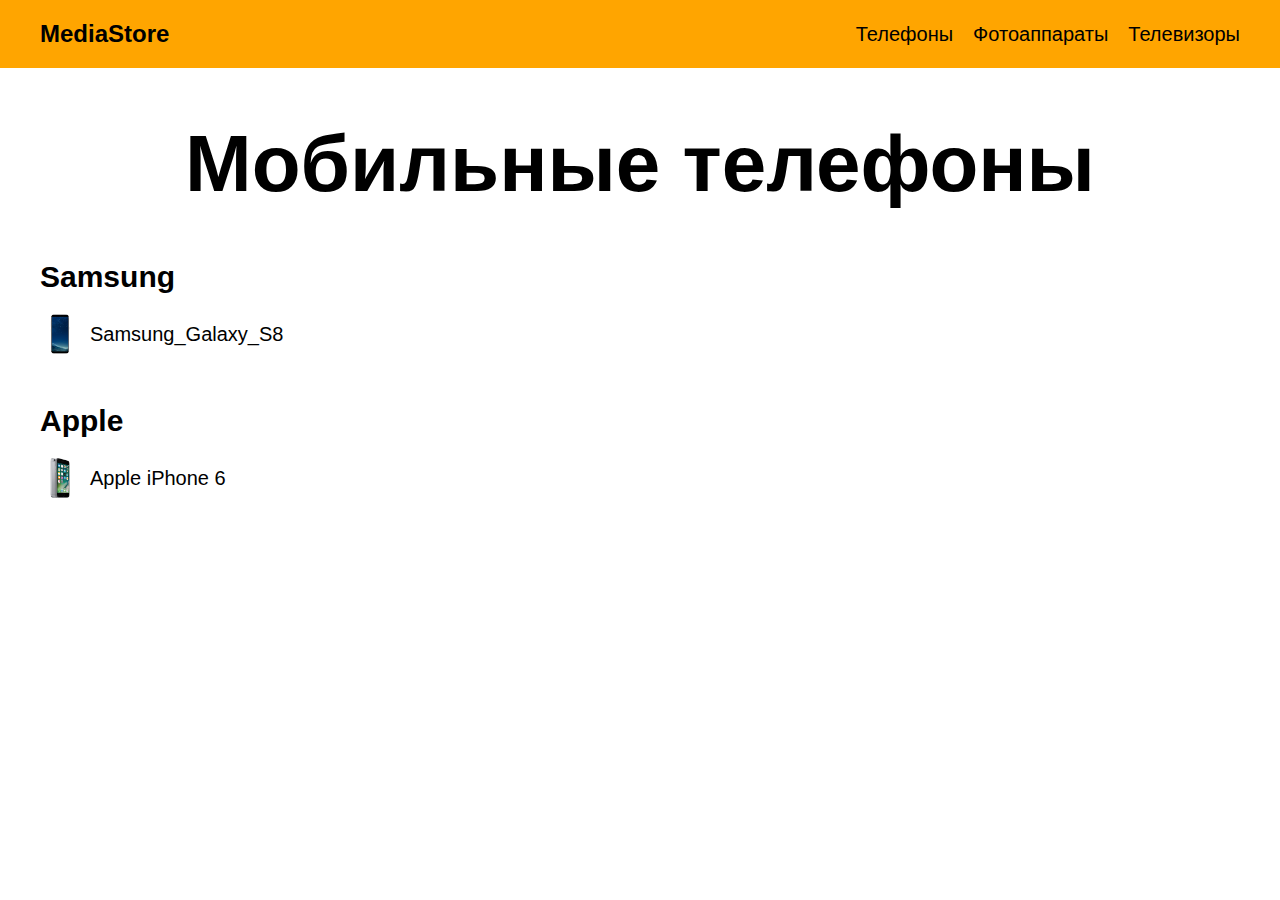
<file: Новая папка/abcd/store/products/mobile/index.html>
<!DOCTYPE html>
<html>
<head>
	<meta charset="utf-8">
	<title>Мобильные телефоны</title>
	<link rel="stylesheet" href="../../style.css">
</head>
<body>
	<header>
		<a href="">MediaStore</a>
		<nav>
			<a href="">Телефоны</a>
			<a href="">Фотоаппараты</a>
			<a href="">Телевизоры</a>
		</nav>
	</header>
	<main>
        <h1>Мобильные телефоны</h1>
        <div>
            <h2>Samsung</h2>
            <p>
                <a href="samsung/Samsung_Galaxy_S8.html">
                    <img src="../../images2/Samsung_Galaxy_S8.jpg" alt="Samsung_Galaxy_S8">Samsung_Galaxy_S8
                </a>
            </p>
        </div>
        <div>
            <h2>Apple</h2>
            <p>
                <a href="apple/Apple_iPhone_6.html">
                    <img src="../../images2/Apple_iPhone_6.jpg" alt="Apple iPhone 6">Apple iPhone 6
                </a>
            </p>
        </div>
	</main>
</body>
</html>
</file>
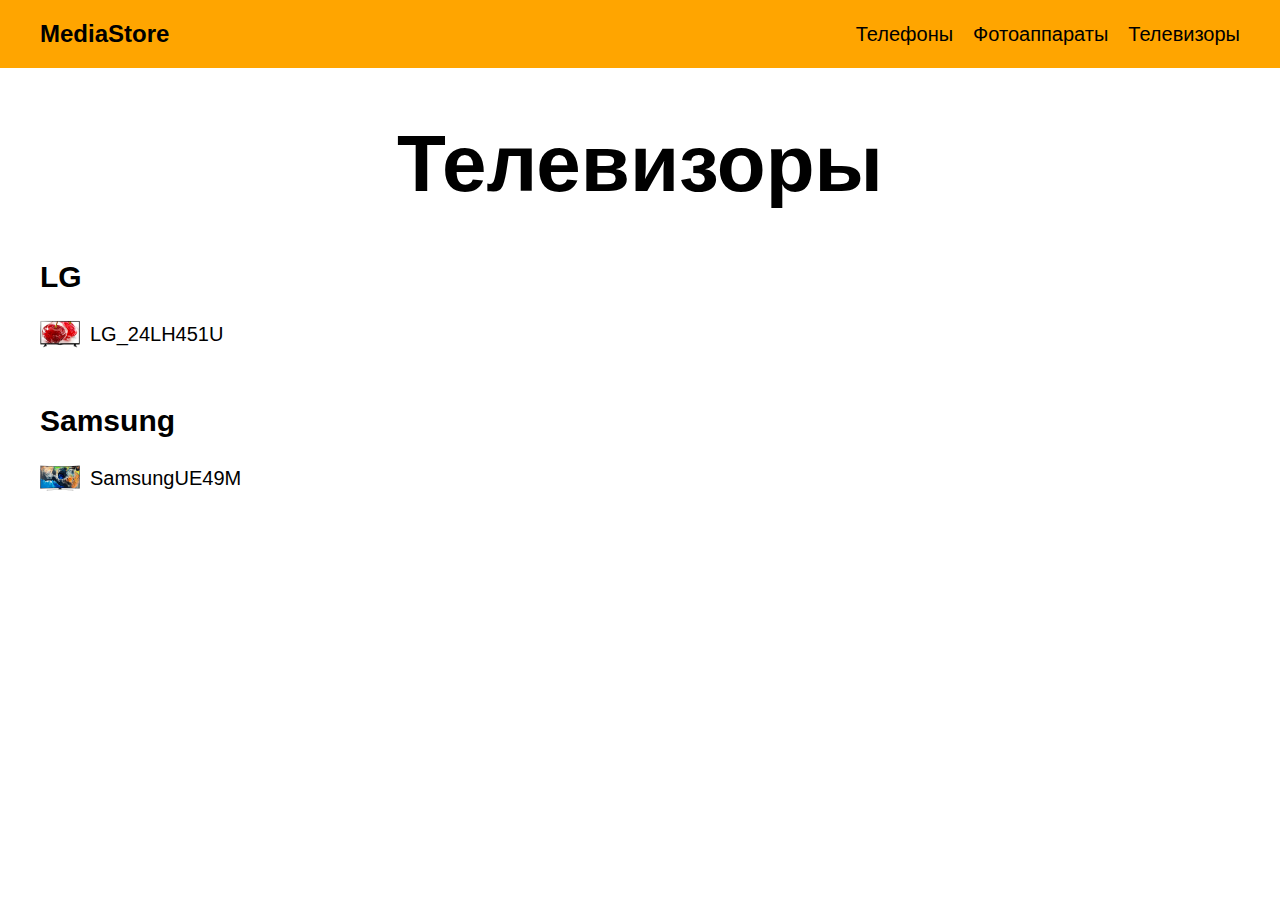
<file: Новая папка/abcd/store/products/tv/index.html>
<!DOCTYPE html>
<html>
<head>
	<meta charset="utf-8">
	<title>Телевизоры</title>
	<link rel="stylesheet" href="../../style.css">
</head>
<body>
	<header>
		<a href="">MediaStore</a>
		<nav>
			<a href="">Телефоны</a>
			<a href="">Фотоаппараты</a>
			<a href="">Телевизоры</a>
		</nav>
	</header>
	<main>
        <h1>Телевизоры</h1>
        <div>
            <h2>LG</h2>
            <p>
                <a href="lg/LG_24LH451U.html">
                    <img src="../../images2/LG_24LH451U.jpg" alt="LG_24LH451U">LG_24LH451U
                </a>
            </p>
        </div>
        <div>
            <h2>Samsung</h2>
            <p>
                <a href="samsung/Samsung_UE49MU6300U.html">
                    <img src="../../images2/Samsung_UE49MU6300U.jpg" alt="SamsungUE49M">SamsungUE49M
                </a>
            </p>
        </div>
	</main>
</body>
</html>
</file>
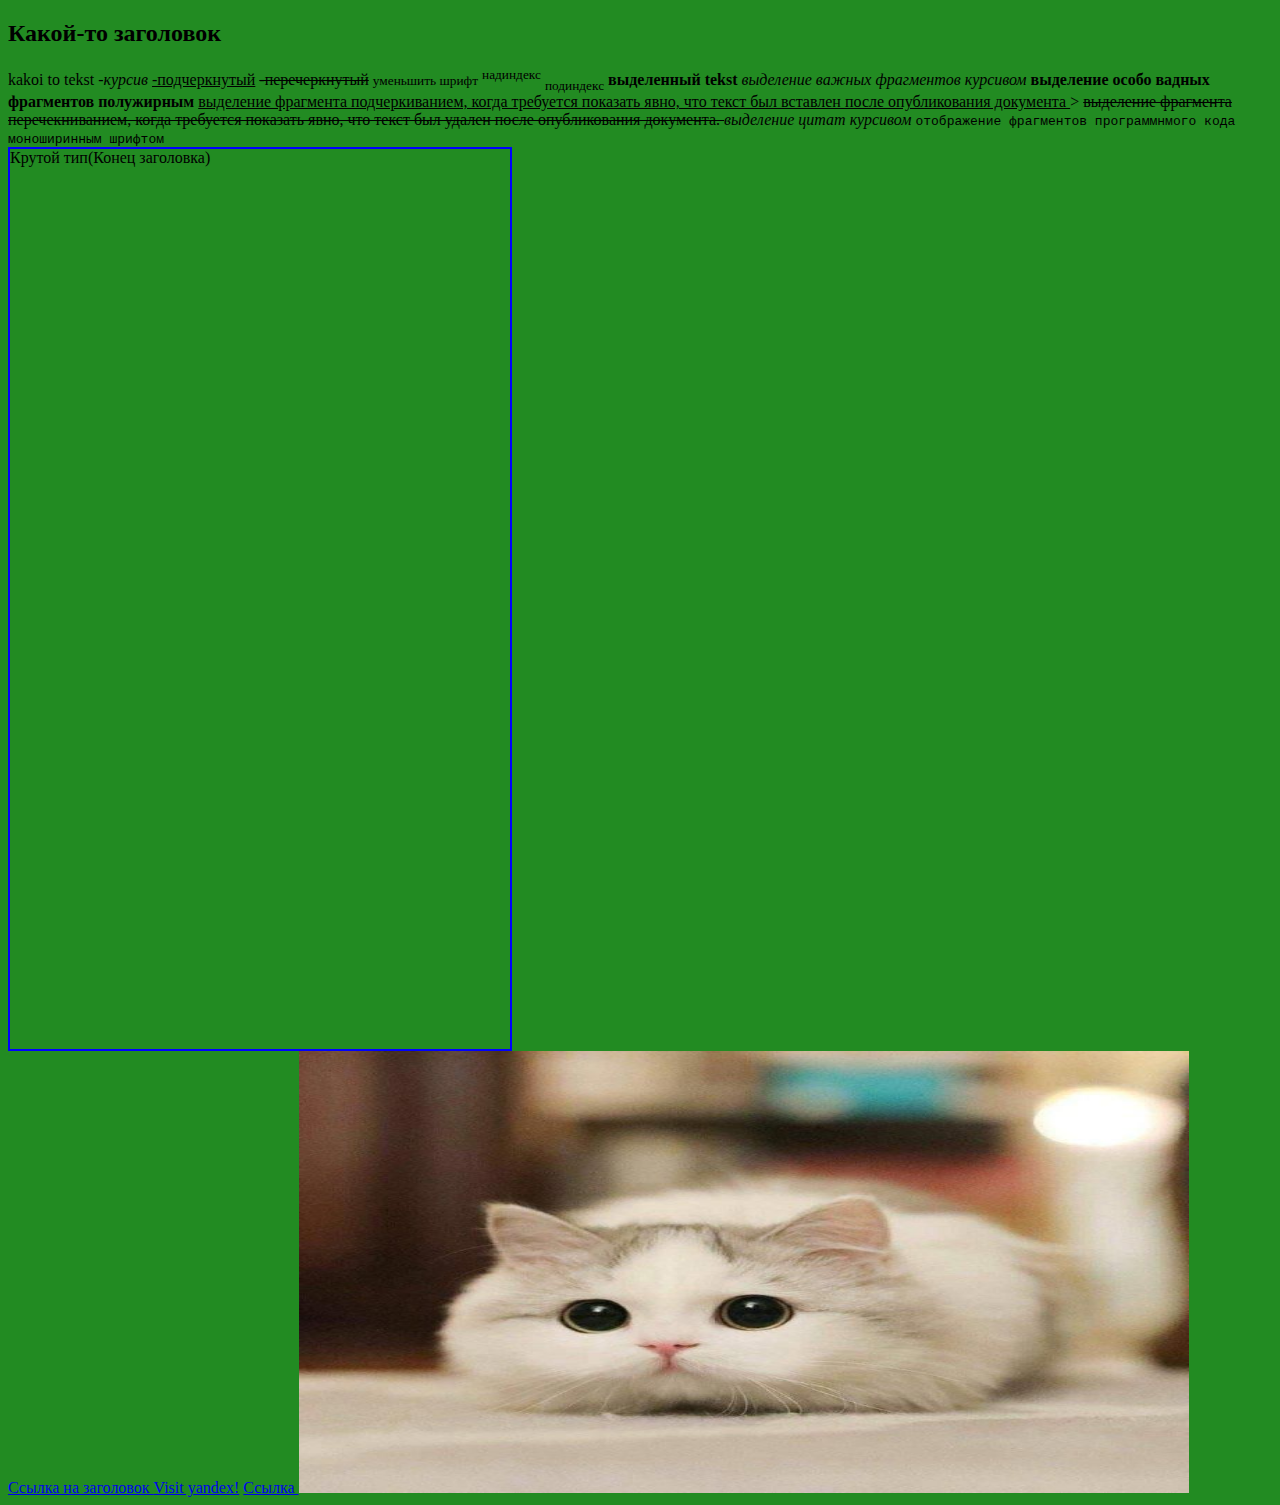
<file: Новая папка/fff.html>
<!DOCTYPE html>
<html lang="en">
<head>
    
    <link rel="stylesheet" href="styles/style.css">
    <meta charset="UTF-8">
    <meta http-equiv="X-UA-Compatible" content="IE=edge">
    <meta name="viewport" content="width=device-width, initial-scale=1.0">
    <title>Document</title>
</head>

<body>
    <h2 id="title"> Какой-то
заголовок</h2>
    <span>kakoi to tekst </span>
    <i>-курсив</i>
    <u>-подчеркнутый</u>
    <s>-перечеркнутый</s>
    <small>уменьшить шрифт</small>
    <sup>надиндекс</sup>
    <sub>подиндекс</sub>
    <b>выделенный tekst</b>
    <em>выделение важных фрагментов курсивом </em>
    <STRONG> выделение особо вадных фрагментов полужирным   </STRONG>
    <ins>  выделение фрагмента подчеркиванием, когда требуется показать явно, что текст был вставлен после опубликования документа  </ins>>
    <del> выделение фрагмента перечекниванием, когда требуется показать явно, что текст был удален после опубликования документа.  </del>
<cite>выделение цитат курсивом  </cite>
<code> отображение фрагментов программнмого кода моноширинным шрифтом  </code>
<div id="title2"> Крутой тип(Конец заголовка)</div>
<a href="#title">Ссылка на заголовок </a>
<a href="https://ya.ru"
target="_blank">Visit yandex!</a>
<a href="https://ya.ru"
target="_self"> Ссылка </a>
<a href="https://ya.ru"
target="_self">
<img src="images/cat.jpg"width="890"height="442">
</a>
</body>
</html>
</file>
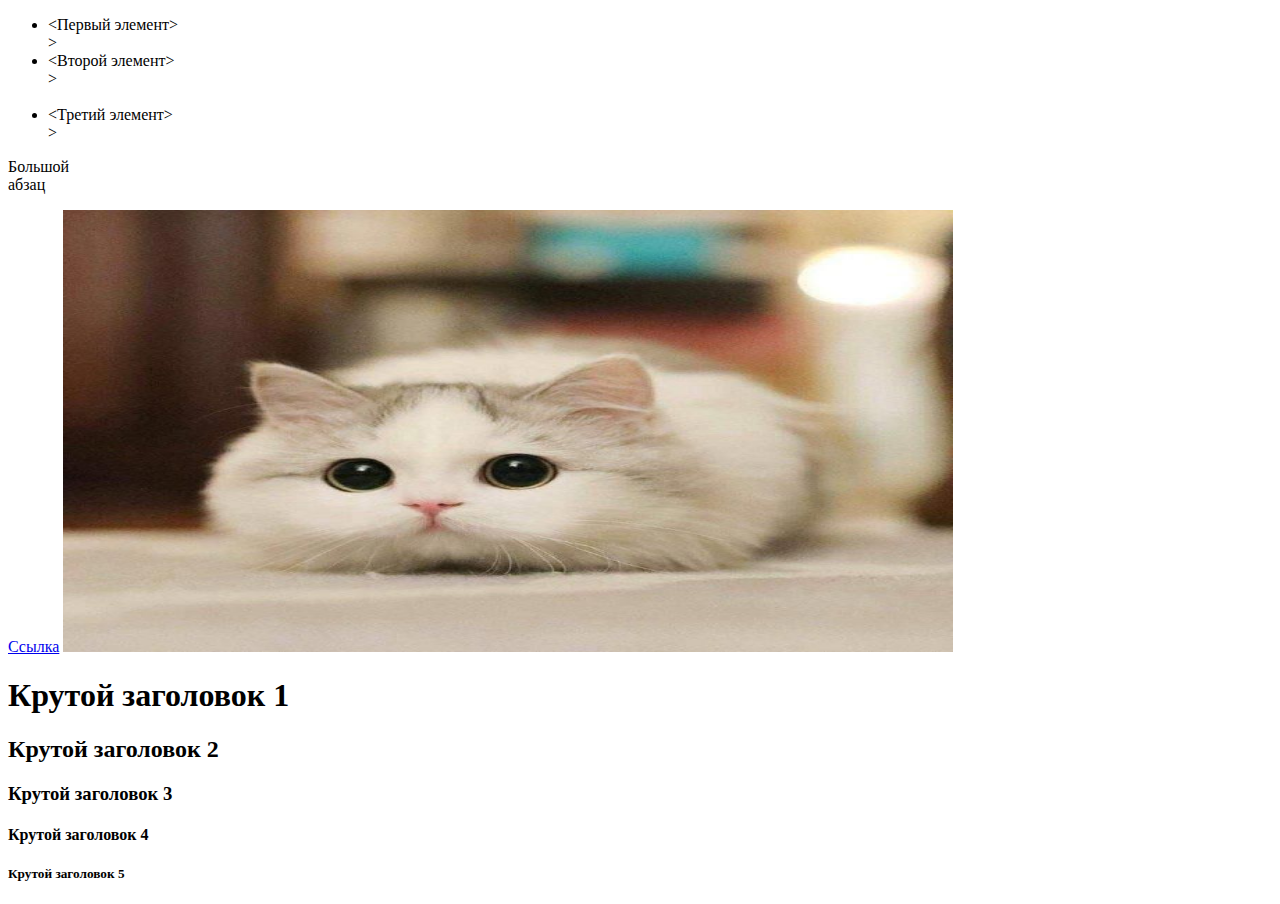
<file: Новая папка/firsttestworkinHTMLcode.html>
<!DOCTYPE html>
<html>
        <head>
            <title>Family Coffee Latte </title>
        </head>
    <body>
        <div>
            <ul>
             <li> <Первый элемент> </li>>
              <br>  
              <li> <Второй элемент> </li>>
              <br>  
              <br>
              <li> <Третий элемент> </li>>
                
                
            </ul>
            <p>Большой<br> абзац </p>
            <a href="https://ya.ru/">Ссылка</a>
            <img src="images/cat.jpg"width="890"height="442"
            bimbambum="Рыжий код">
         <h1>Крутой заголовок 1</h1>   <!--ааааа, типа в начале не ставится палочка, а в конце ставится-->
            <h2>Крутой заголовок 2<h2> <!--комментарии научила делать меня нейросеть-->
            <h3>Крутой заголовок 3<h3> <!--Пока что из всех языков на которых я писал код-это самый долгий способ писать коменты-->
            <h4>Крутой заголовок 4<h4>
            <h5>Крутой заголовок 5<h5>
        </div>         
    <body>
<html>
</file>
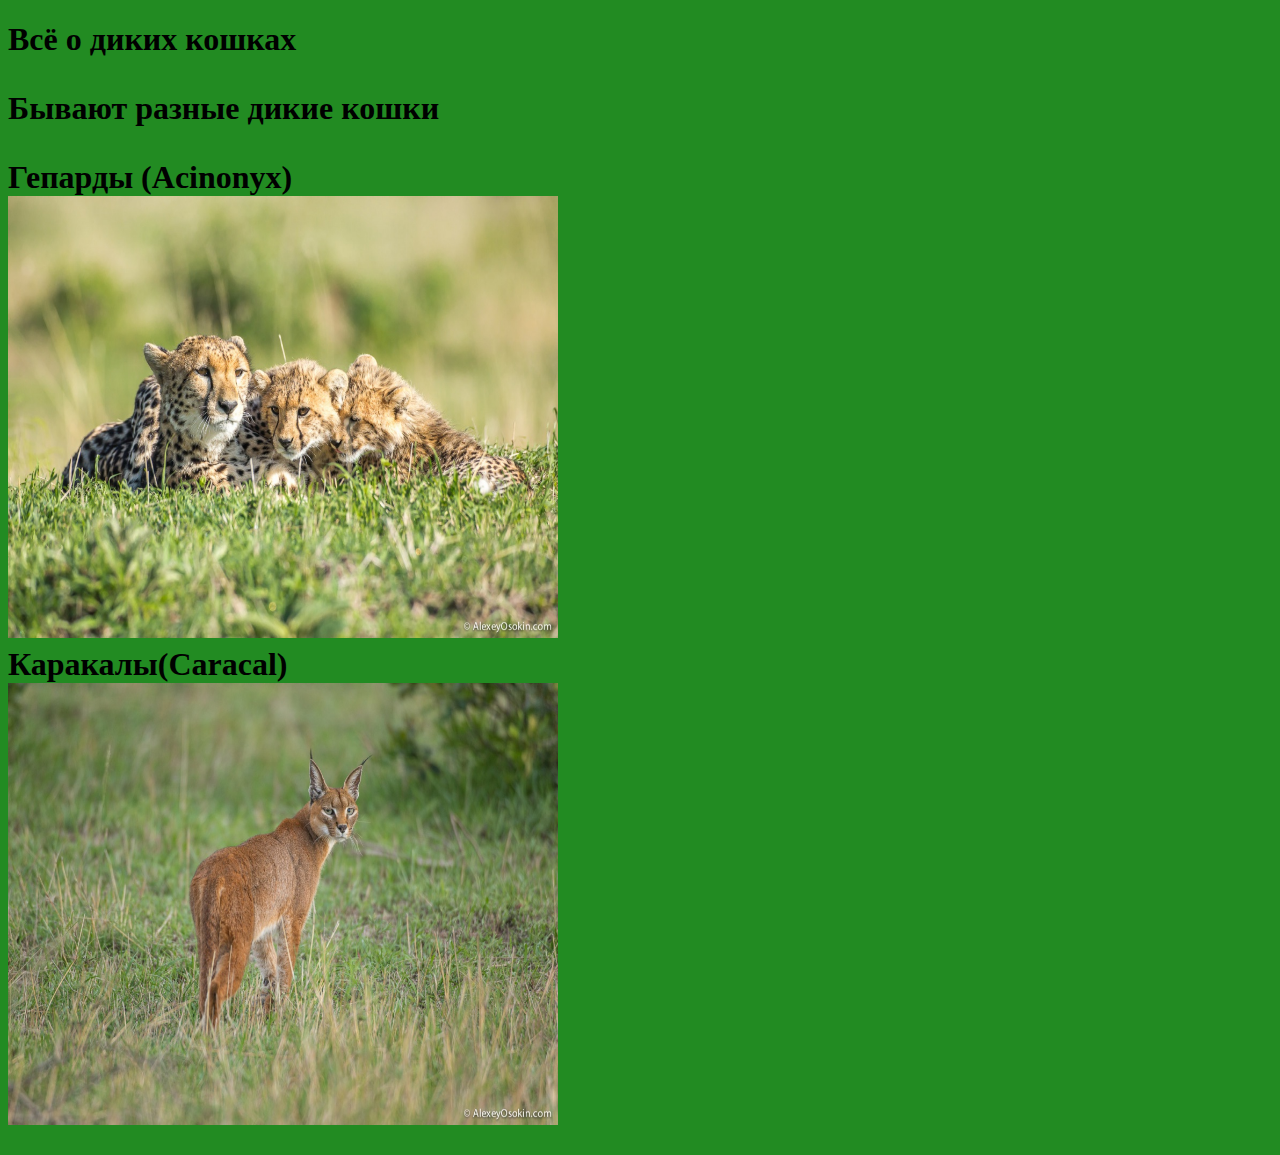
<file: Новая папка/newzadaniex2.html>
<!DOCTYPE html>
<html>
<head>  
    <link rel="stylesheet" href="styles/style.css">
   <title> Дикие котики </title> 
</head>
<body>
    <div>
        <h1>Всё о диких кошках<h1>
            <p> Бывают разные дикие кошки </p>
        <li>  Гепарды (Acinonyx)  </li>
        <img src="images/felinge.jpg"width="550"height="442">
        <li> Каракалы(Caracal) </li>
        <img src="images/caracal.jpg"width="550"height="442">
    </div>
</body>
</html>
</file>
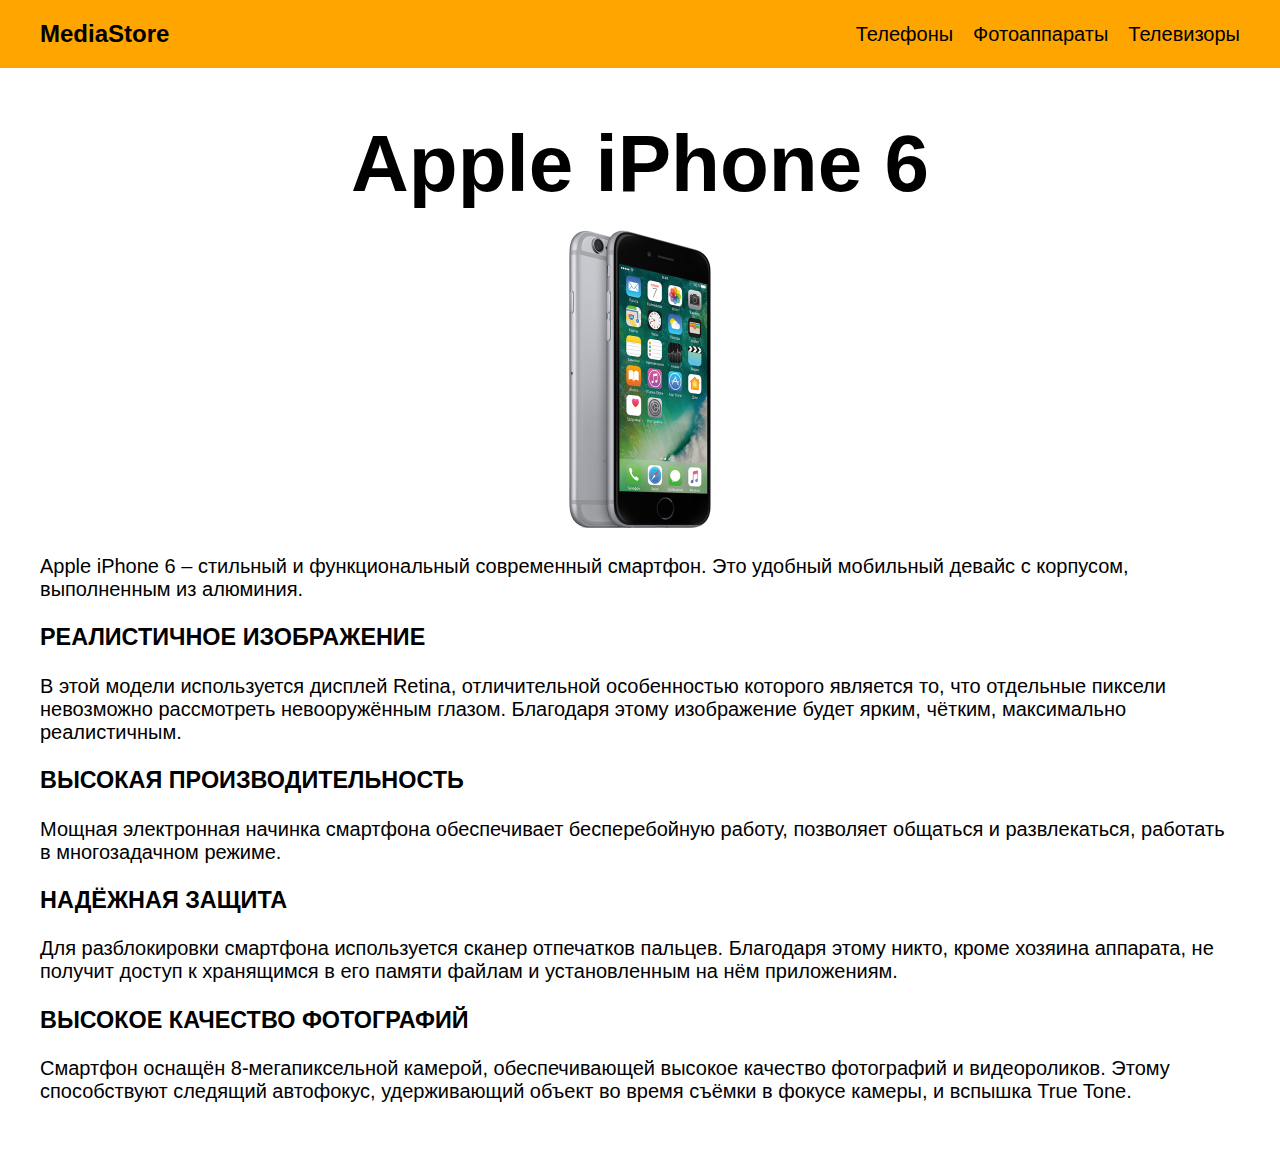
<file: Новая папка/abcd/store/products/mobile/apple/Apple_iPhone_6.html>
﻿<!DOCTYPE html>
<html>
<head>
	<meta charset="utf-8">
	<title>Apple iPhone 6</title>
	<link rel="stylesheet" href="../../../style.css">
</head>
<body>
	<header>
		<a href="">MediaStore</a>
		<nav>
			<a href="">Телефоны</a>
			<a href="">Фотоаппараты</a>
			<a href="">Телевизоры</a>
		</nav>
	</header>
	<main>
	<h1>Apple iPhone 6</h1>
	<figure>
		<img src="../../../images2/Apple_iPhone_6.jpg">
	</figure>
	<p>Apple iPhone 6 – стильный и функциональный современный смартфон. Это удобный мобильный девайс с корпусом, выполненным из алюминия.</p>
	<h3>РЕАЛИСТИЧНОЕ ИЗОБРАЖЕНИЕ</h3>
	<p>В этой модели используется дисплей Retina, отличительной особенностью которого является то, что отдельные пиксели невозможно рассмотреть невооружённым глазом. Благодаря этому изображение будет ярким, чётким, максимально реалистичным.</p>
	<h3>ВЫСОКАЯ ПРОИЗВОДИТЕЛЬНОСТЬ</h3>
	<p>Мощная электронная начинка смартфона обеспечивает бесперебойную работу, позволяет общаться и развлекаться, работать в многозадачном режиме.</p>
	<h3>НАДЁЖНАЯ ЗАЩИТА</h3>
	<p>Для разблокировки смартфона используется сканер отпечатков пальцев. Благодаря этому никто, кроме хозяина аппарата, не получит доступ к хранящимся в его памяти файлам и установленным на нём приложениям.</p>
	<h3>ВЫСОКОЕ КАЧЕСТВО ФОТОГРАФИЙ</h3>
	<p>Смартфон оснащён 8-мегапиксельной камерой, обеспечивающей высокое качество фотографий и видеороликов. Этому способствуют следящий автофокус, удерживающий объект во время съёмки в фокусе камеры, и вспышка True Tone.</p>
</main>
</body>
</html>
</file>
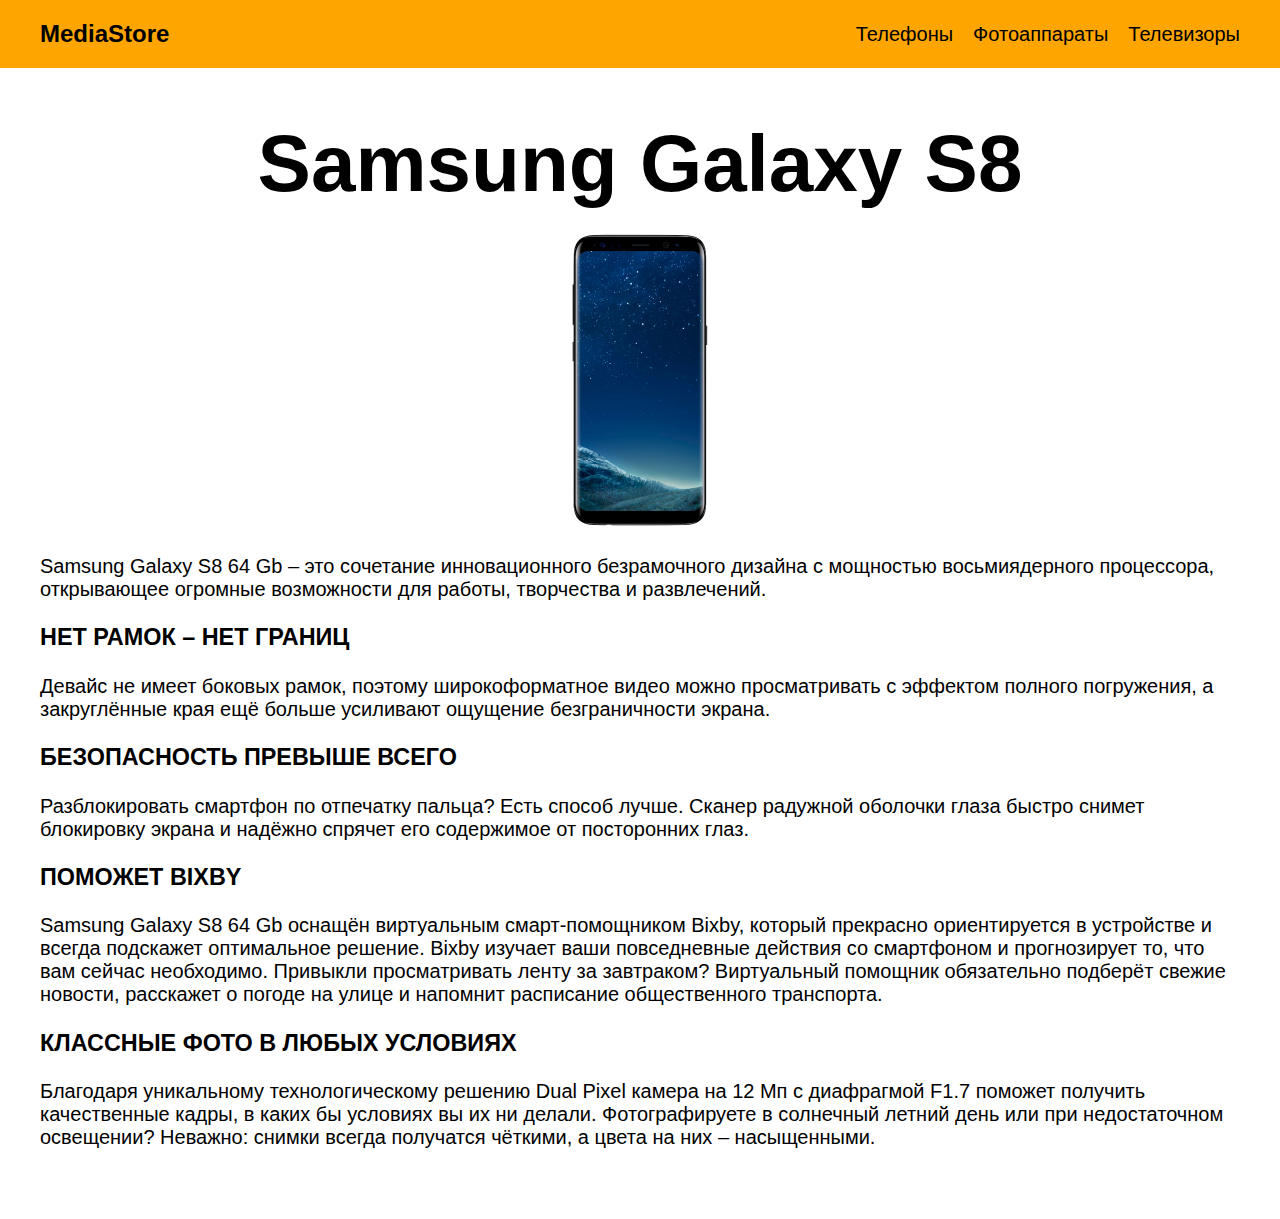
<file: Новая папка/abcd/store/products/mobile/samsung/Samsung_Galaxy_S8.html>
﻿<!DOCTYPE html>
<html>
<head>
	<meta charset="utf-8">
	<title>Samsung Galaxy S8</title>
	<link rel="stylesheet" href="../../../style.css">
</head>
<body>
	<header>
		<a href="">MediaStore</a>
		<nav>
			<a href="">Телефоны</a>
			<a href="">Фотоаппараты</a>
			<a href="">Телевизоры</a>
		</nav>
	</header>
	<main>
	<h1>Samsung Galaxy S8</h1>
	<figure>
		<img src="../../../images2/Samsung_Galaxy_S8.jpg">
	</figure>
	<p>Samsung Galaxy S8 64 Gb – это сочетание инновационного безрамочного дизайна с мощностью восьмиядерного процессора, открывающее огромные возможности для работы, творчества и развлечений.</p>
	<h3>НЕТ РАМОК – НЕТ ГРАНИЦ</h3>
	<p>Девайс не имеет боковых рамок, поэтому широкоформатное видео можно просматривать с эффектом полного погружения, а закруглённые края ещё больше усиливают ощущение безграничности экрана.</p>
	<h3>БЕЗОПАСНОСТЬ ПРЕВЫШЕ ВСЕГО</h3>
	<p>Разблокировать смартфон по отпечатку пальца? Есть способ лучше. Сканер радужной оболочки глаза быстро снимет блокировку экрана и надёжно спрячет его содержимое от посторонних глаз.</p>
	<h3>ПОМОЖЕТ BIXBY</h3>
	<p>Samsung Galaxy S8 64 Gb оснащён виртуальным смарт-помощником Bixby, который прекрасно ориентируется в устройстве и всегда подскажет оптимальное решение. Bixby изучает ваши повседневные действия со смартфоном и прогнозирует то, что вам сейчас необходимо. Привыкли просматривать ленту за завтраком? Виртуальный помощник обязательно подберёт свежие новости, расскажет о погоде на улице и напомнит расписание общественного транспорта.</p>
	<h3>КЛАССНЫЕ ФОТО В ЛЮБЫХ УСЛОВИЯХ</h3>
	<p>Благодаря уникальному технологическому решению Dual Pixel камера на 12 Мп с диафрагмой F1.7 поможет получить качественные кадры, в каких бы условиях вы их ни делали. Фотографируете в солнечный летний день или при недостаточном освещении? Неважно: снимки всегда получатся чёткими, а цвета на них – насыщенными.</p>
	</main>
</body>
</html>
</file>
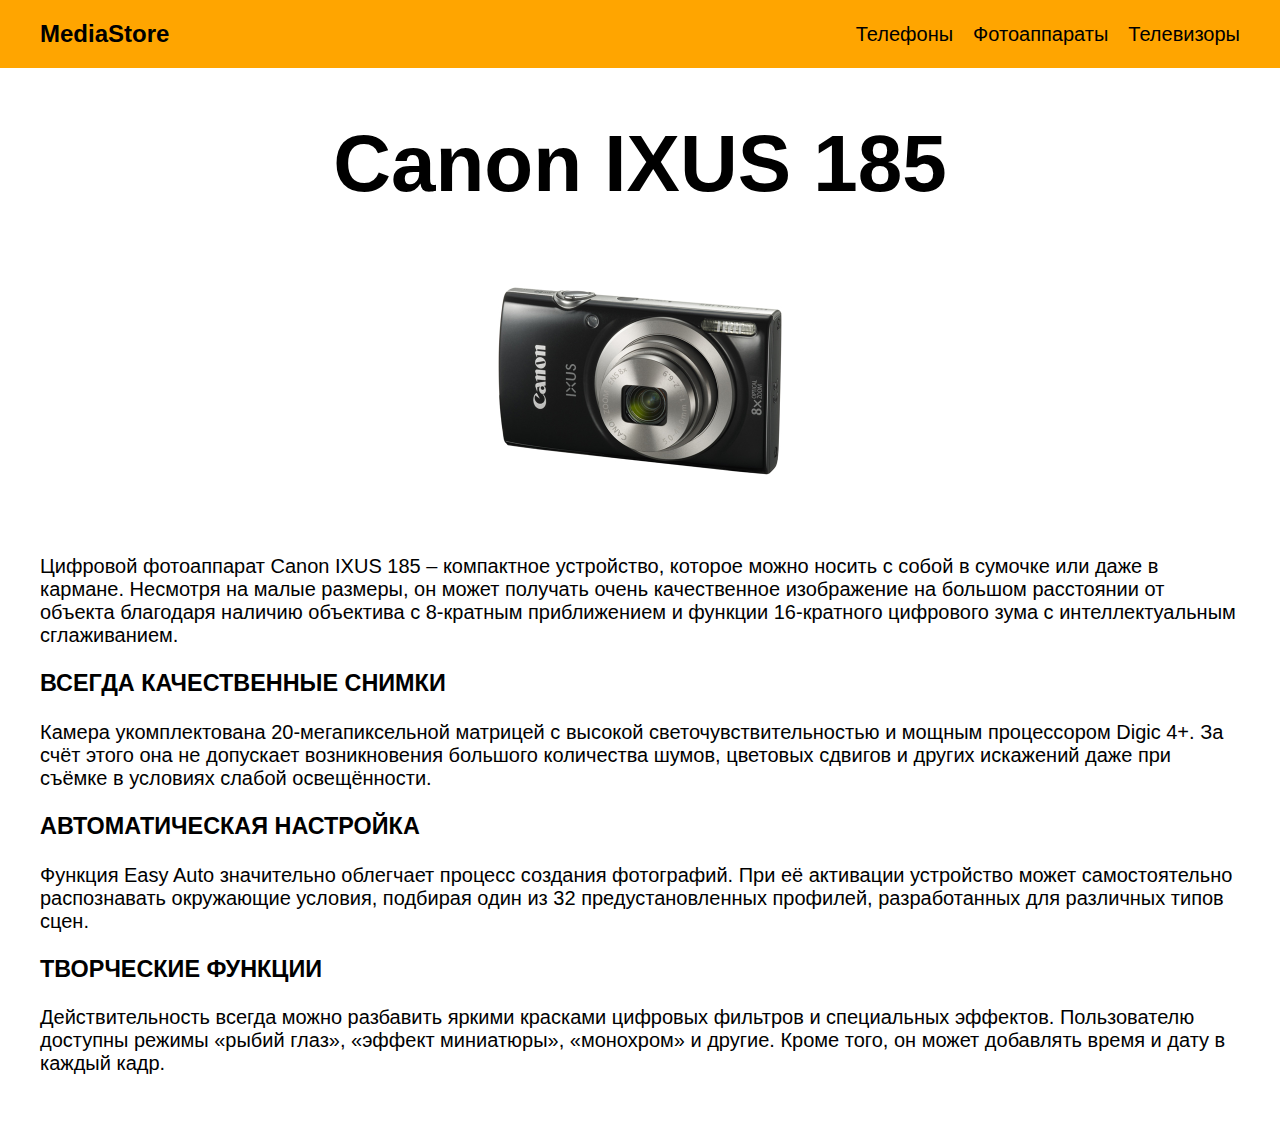
<file: Новая папка/abcd/store/products/photo/canon/Canon_IXUS_185.html>
﻿<!DOCTYPE html>
<html>
<head>
	<meta charset="utf-8">
	<title>Canon IXUS 185</title>
	<link rel="stylesheet" href="../../../style.css">
</head>
<body>
	<header>
		<a href="">MediaStore</a>
		<nav>
			<a href="">Телефоны</a>
			<a href="">Фотоаппараты</a>
			<a href="">Телевизоры</a>
		</nav>
	</header>
	<main>
	<h1>Canon IXUS 185</h1>
	<figure>
		<img src="../../../images2/Canon_IXUS_185.jpg">
	</figure>
	<p>Цифровой фотоаппарат Canon IXUS 185 – компактное устройство, которое можно носить с собой в сумочке или даже в кармане. Несмотря на малые размеры, он может получать очень качественное изображение на большом расстоянии от объекта благодаря наличию объектива с 8-кратным приближением и функции 16-кратного цифрового зума с интеллектуальным сглаживанием.</p>
	<h3>ВСЕГДА КАЧЕСТВЕННЫЕ СНИМКИ</h3>
	<p>Камера укомплектована 20-мегапиксельной матрицей с высокой светочувствительностью и мощным процессором Digic 4+. За счёт этого она не допускает возникновения большого количества шумов, цветовых сдвигов и других искажений даже при съёмке в условиях слабой освещённости.</p>
	<h3>АВТОМАТИЧЕСКАЯ НАСТРОЙКА</h3>
	<p>Функция Easy Auto значительно облегчает процесс создания фотографий. При её активации устройство может самостоятельно распознавать окружающие условия, подбирая один из 32 предустановленных профилей, разработанных для различных типов сцен.</p>
	<h3>ТВОРЧЕСКИЕ ФУНКЦИИ</h3>
	<p>Действительность всегда можно разбавить яркими красками цифровых фильтров и специальных эффектов. Пользователю доступны режимы «рыбий глаз», «эффект миниатюры», «монохром» и другие. Кроме того, он может добавлять время и дату в каждый кадр.</p>
	</main>
</body>
</html>
</file>
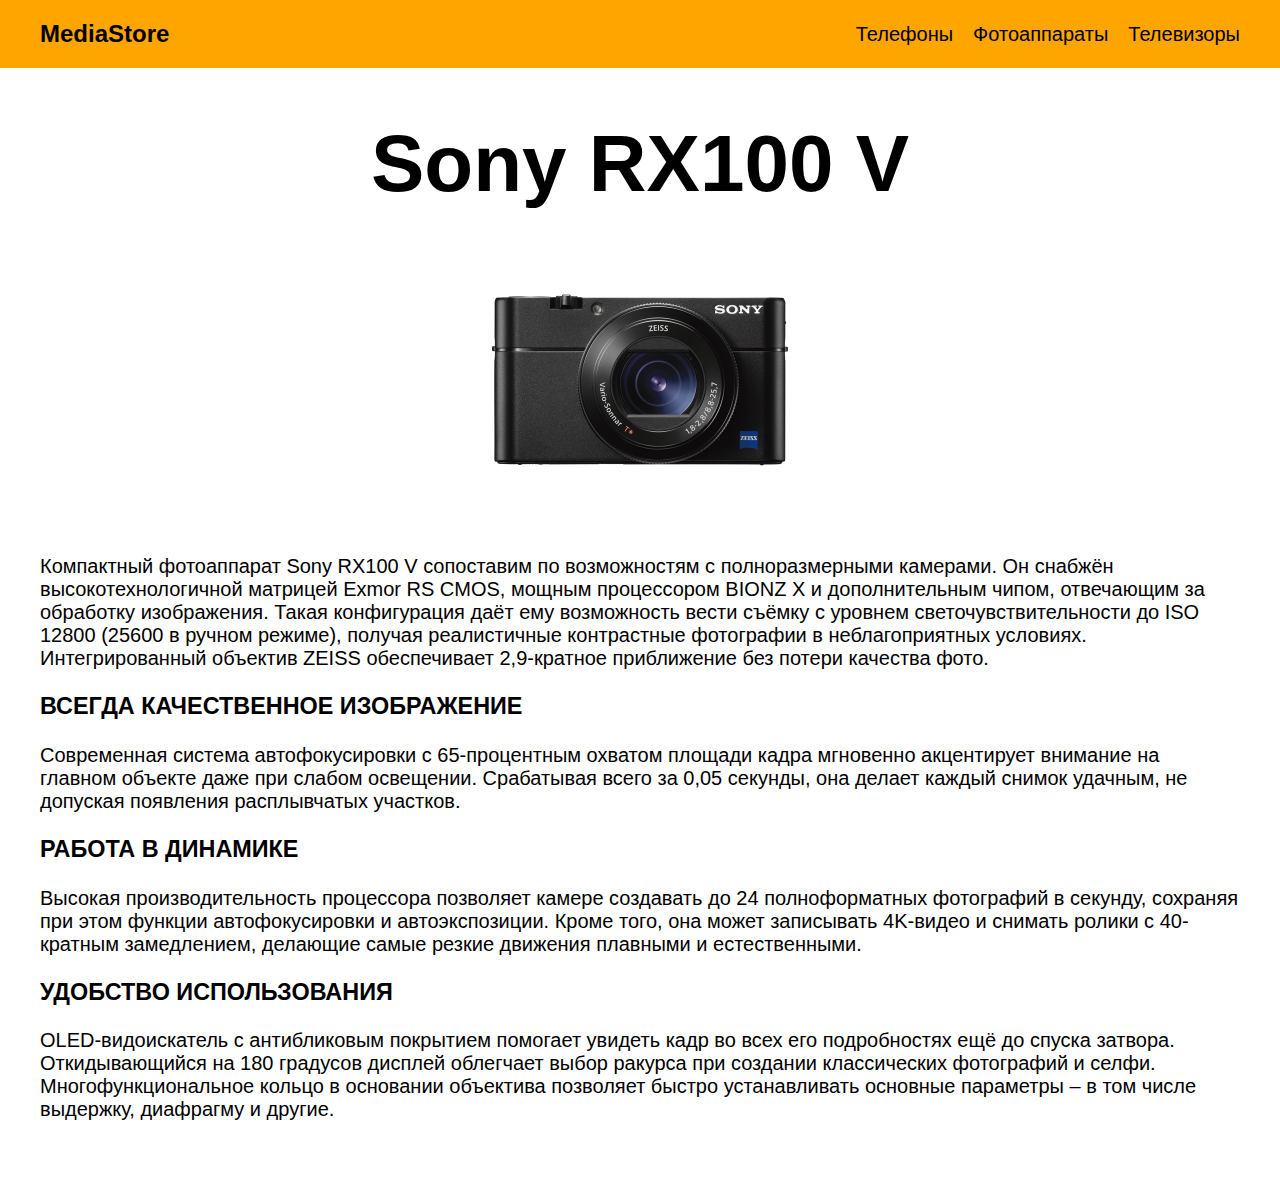
<file: Новая папка/abcd/store/products/photo/sony/Sony_RX100_V.html>
﻿<!DOCTYPE html>
<html>
<head>
	<meta charset="utf-8">
	<title>Sony RX100 V</title>
	<link rel="stylesheet" href="../../../style.css">
</head>
<body>
	<header>
		<a href="">MediaStore</a>
		<nav>
			<a href="">Телефоны</a>
			<a href="">Фотоаппараты</a>
			<a href="">Телевизоры</a>
		</nav>
	</header>
	<main>
	<h1>Sony RX100 V</h1>
	<figure>
		<img src="../../../images2/Sony_RX100_V.jpg">
	</figure>
	<p>Компактный фотоаппарат Sony RX100 V сопоставим по возможностям с полноразмерными камерами. Он снабжён высокотехнологичной матрицей Exmor RS CMOS, мощным процессором BIONZ X и дополнительным чипом, отвечающим за обработку изображения. Такая конфигурация даёт ему возможность вести съёмку с уровнем светочувствительности до ISO 12800 (25600 в ручном режиме), получая реалистичные контрастные фотографии в неблагоприятных условиях. Интегрированный объектив ZEISS обеспечивает 2,9-кратное приближение без потери качества фото.</p> 
	<h3>ВСЕГДА КАЧЕСТВЕННОЕ ИЗОБРАЖЕНИЕ</h3>
	<p>Современная система автофокусировки с 65-процентным охватом площади кадра мгновенно акцентирует внимание на главном объекте даже при слабом освещении. Срабатывая всего за 0,05 секунды, она делает каждый снимок удачным, не допуская появления расплывчатых участков.</p>
	<h3>РАБОТА В ДИНАМИКЕ</h3>
	<p>Высокая производительность процессора позволяет камере создавать до 24 полноформатных фотографий в секунду, сохраняя при этом функции автофокусировки и автоэкспозиции. Кроме того, она может записывать 4K-видео и снимать ролики с 40-кратным замедлением, делающие самые резкие движения плавными и естественными.</p>
	<h3>УДОБСТВО ИСПОЛЬЗОВАНИЯ</h3>
	<p>OLED-видоискатель с антибликовым покрытием помогает увидеть кадр во всех его подробностях ещё до спуска затвора. Откидывающийся на 180 градусов дисплей облегчает выбор ракурса при создании классических фотографий и селфи. Многофункциональное кольцо в основании объектива позволяет быстро устанавливать основные параметры – в том числе выдержку, диафрагму и другие.</p>
	</main>
</body>
</html>
</file>
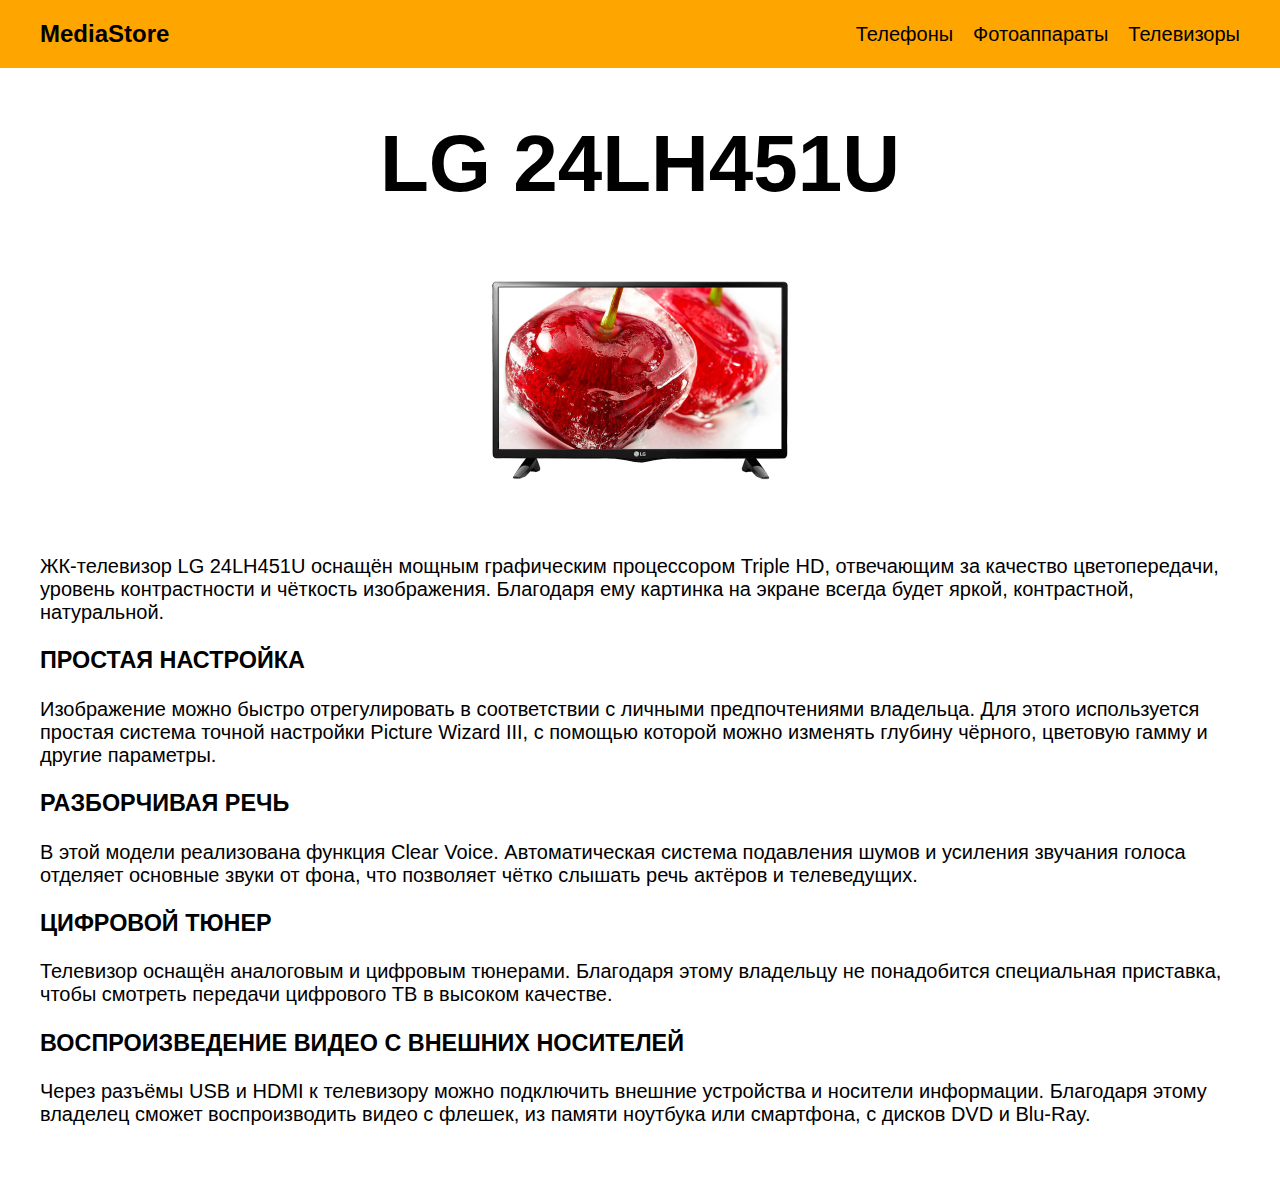
<file: Новая папка/abcd/store/products/tv/lg/LG_24LH451U.html>
﻿<!DOCTYPE html>
<html>
<head>
	<meta charset="utf-8">
	<title>LG 24LH451U</title>
	<link rel="stylesheet" href="../../../style.css">
</head>
<body>
	<header>
		<a href="">MediaStore</a>
		<nav>
			<a href="">Телефоны</a>
			<a href="">Фотоаппараты</a>
			<a href="">Телевизоры</a>
		</nav>
	</header>
	<main>
	<h1>LG 24LH451U</h1>
	<figure>
		<img src="../../../images2/LG_24LH451U.jpg">
	</figure>
	<p>
		ЖК-телевизор LG 24LH451U оснащён мощным графическим процессором Triple HD, отвечающим за качество цветопередачи, уровень контрастности и чёткость изображения. Благодаря ему картинка на экране всегда будет яркой, контрастной, натуральной.
	</p>
	<h3>ПРОСТАЯ НАСТРОЙКА</h3>
	<p>Изображение можно быстро отрегулировать в соответствии с личными предпочтениями владельца. Для этого используется простая система точной настройки Picture Wizard III, с помощью которой можно изменять глубину чёрного, цветовую гамму и другие параметры.</p>
	<h3>РАЗБОРЧИВАЯ РЕЧЬ</h3>
	<p>В этой модели реализована функция Clear Voice. Автоматическая система подавления шумов и усиления звучания голоса отделяет основные звуки от фона, что позволяет чётко слышать речь актёров и телеведущих.</p>
	<h3>ЦИФРОВОЙ ТЮНЕР</h3>
	<p>Телевизор оснащён аналоговым и цифровым тюнерами. Благодаря этому владельцу не понадобится специальная приставка, чтобы смотреть передачи цифрового ТВ в высоком качестве.</p>
	<h3>ВОСПРОИЗВЕДЕНИЕ ВИДЕО С ВНЕШНИХ НОСИТЕЛЕЙ</h3>
	<p>Через разъёмы USB и HDMI к телевизору можно подключить внешние устройства и носители информации. Благодаря этому владелец сможет воспроизводить видео с флешек, из памяти ноутбука или смартфона, с дисков DVD и Blu-Ray.</p>
	</main>
</body>
</html>
</file>
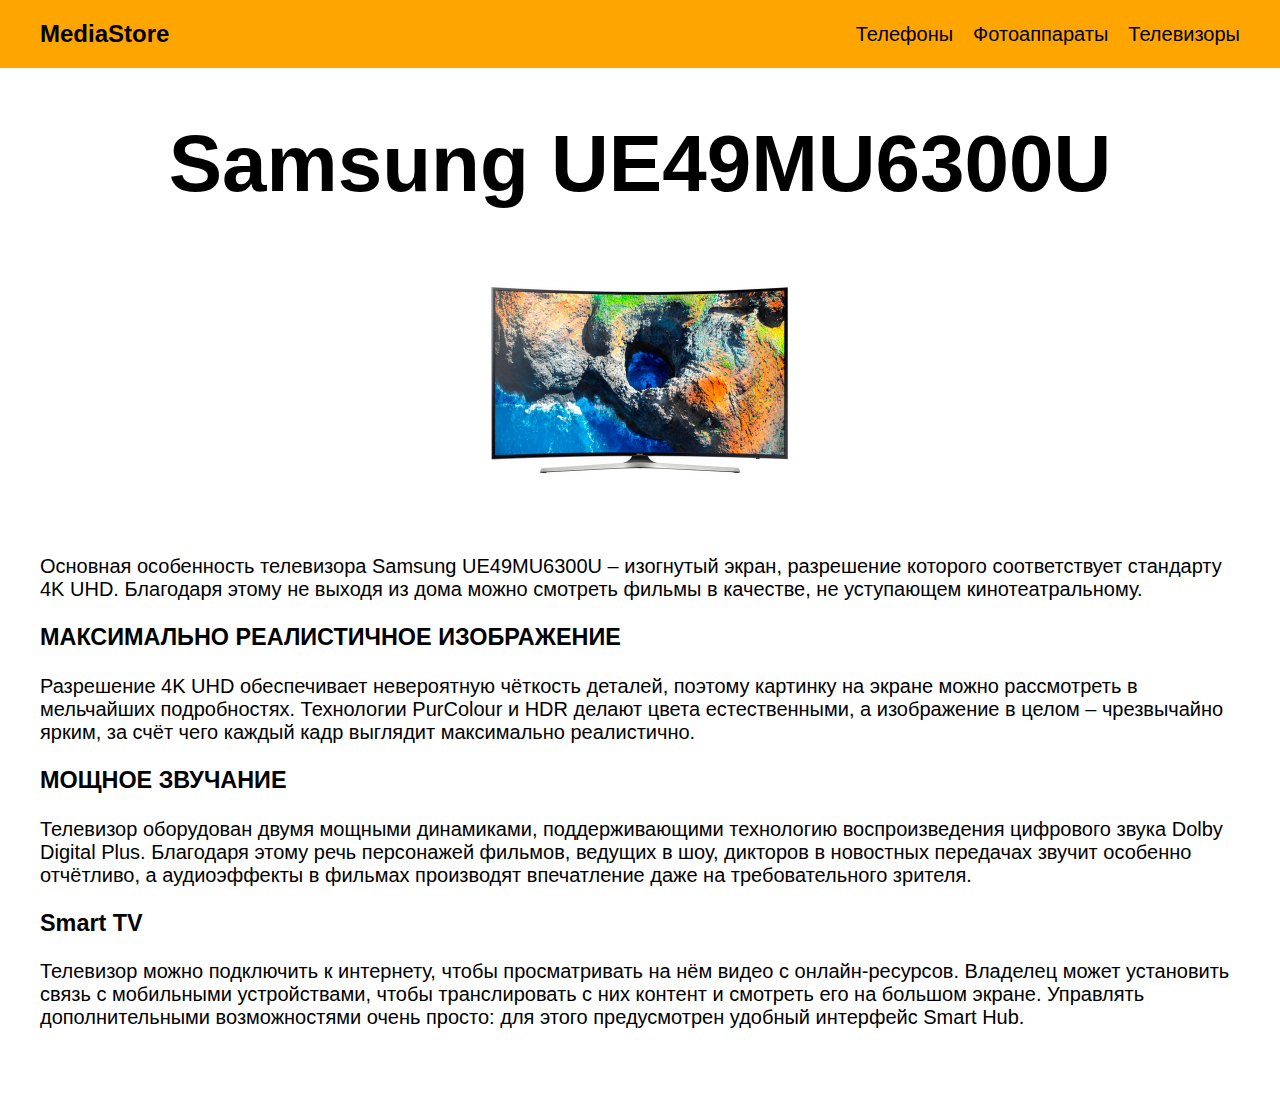
<file: Новая папка/abcd/store/products/tv/samsung/Samsung_UE49MU6300U.html>
﻿<!DOCTYPE html>
<html>
<head>
	<meta charset="utf-8">
	<title>Samsung UE49MU6300U</title>
	<link rel="stylesheet" href="../../../style.css">
</head>
<body>
	<header>
		<a href="">MediaStore</a>
		<nav>
			<a href="">Телефоны</a>
			<a href="">Фотоаппараты</a>
			<a href="">Телевизоры</a>
		</nav>
	</header>
	<main>
	<h1>Samsung UE49MU6300U</h1>
	<figure>
		<img src="../../../images2/Samsung_UE49MU6300U.jpg">
	</figure>
	<p>Основная особенность телевизора Samsung UE49MU6300U – изогнутый экран, разрешение которого соответствует стандарту 4K UHD. Благодаря этому не выходя из дома можно смотреть фильмы в качестве, не уступающем кинотеатральному.</p>
	<h3>МАКСИМАЛЬНО РЕАЛИСТИЧНОЕ ИЗОБРАЖЕНИЕ</h3>
	<p>Разрешение 4K UHD обеспечивает невероятную чёткость деталей, поэтому картинку на экране можно рассмотреть в мельчайших подробностях. Технологии PurColour и HDR делают цвета естественными, а изображение в целом – чрезвычайно ярким, за счёт чего каждый кадр выглядит максимально реалистично.</p>
	<h3>МОЩНОЕ ЗВУЧАНИЕ</h3>
	<p>Телевизор оборудован двумя мощными динамиками, поддерживающими технологию воспроизведения цифрового звука Dolby Digital Plus. Благодаря этому речь персонажей фильмов, ведущих в шоу, дикторов в новостных передачах звучит особенно отчётливо, а аудиоэффекты в фильмах производят впечатление даже на требовательного зрителя.</p>
	<h3>Smart TV</h3>
	<p>Телевизор можно подключить к интернету, чтобы просматривать на нём видео с онлайн-ресурсов. Владелец может установить связь с мобильными устройствами, чтобы транслировать с них контент и смотреть его на большом экране. Управлять дополнительными возможностями очень просто: для этого предусмотрен удобный интерфейс Smart Hub.</p>
	</main>
</body>
</html>
</file>
<file: Новая папка/abcd/store/style.css>
body {
    margin: 0;
    font-family: sans-serif;
    font-size: 20px;
}
a {
    color: inherit;
    text-decoration: none;
}
header {
    padding: 20px calc(50% - 600px);
    background-color: orange;
    display: flex;
    justify-content: space-between;
    align-items: center;
}
header>a {
    font-size: 1.2em;
    font-weight: 600;
}
header a:hover {
    color: yellow;
}
header>a:hover {
    color: #000;
}
nav {
    display: flex;
    gap: 20px;
}
main {
    padding: 50px calc(50% - 600px);
}
h1 {
    margin: 0 0 20px;
    text-align: center;
    font-size: 4em;
}
main a:hover {
    color: orange;
}
main a {
    display: flex;
    align-items: center;
    gap: 10px;
}
a>img {
    height: 2em;
}
h2 {
    margin: 50px 0 0;
}
figure img {
    height: 300px;
}
figure {
    text-align: center;
}
</file>
<file: Новая папка/styles/style.css>
body{
    background-color: #228B22
}
ul li {
    display: inline;
}
#title2{
    border:2px solid blue;
    width: 500px;
    height: 100vh;
}
</file>
